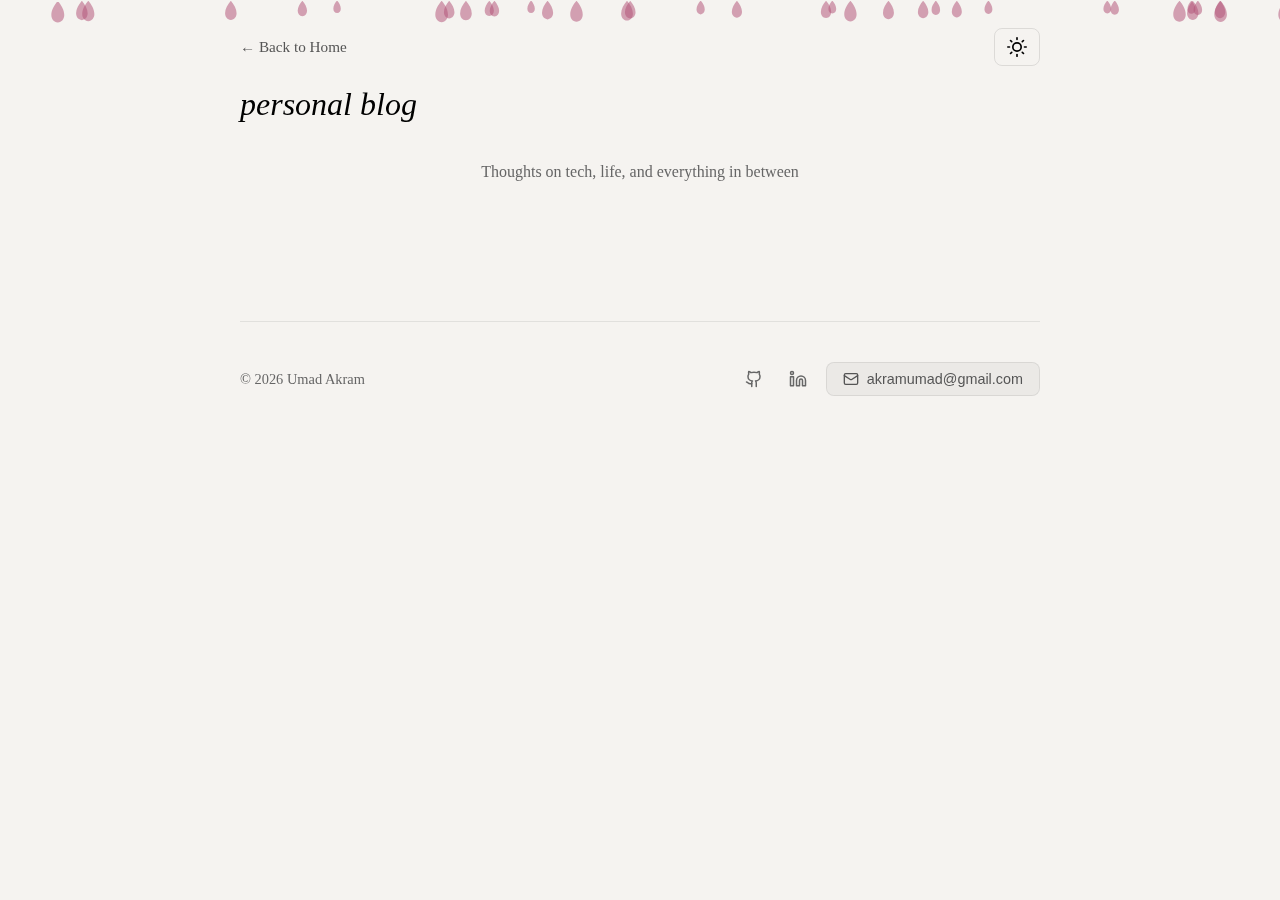
<file: blog.html>
<!DOCTYPE html>
<html lang="en">
    <head>
      <meta charset="UTF-8" />
      <meta name="viewport" content="width=device-width, initial-scale=1.0" />
      <title>Blog | Umad Akram</title>
      <link rel="icon" type="image/png" sizes="32x32" href="favicon.png?v=8" />
      <link rel="icon" type="image/png" sizes="48x48" href="favicon-48.png?v=8" />
      <link rel="icon" href="favicon.ico?v=8" sizes="any" />
      <link rel="shortcut icon" href="favicon.ico?v=8" />
      <link rel="icon" href="favicon.svg?v=8" type="image/svg+xml" />
      <link rel="apple-touch-icon" href="apple-touch-icon.png?v=8" />

      <link rel="stylesheet" href="style.css" />
      <link rel="stylesheet" href="projects.css" />
      <link rel="stylesheet" href="sakura.css" />
      <script src="app.js" defer></script>
      <script src="sakura.js" defer></script>
    </head>
    <body>
      <div class="page">
        <header>
          <div class="header-left">
            <a href="index.html" class="nav-link">← Back to Home</a>
          </div>
          <div class="header-right">
            <button id="theme-toggle" class="theme-toggle" onclick="toggleTheme()" aria-label="Toggle dark mode">
              <svg class="sun-icon" xmlns="http://www.w3.org/2000/svg" width="20" height="20" viewBox="0 0 24 24" fill="none" stroke="currentColor" stroke-width="2" stroke-linecap="round" stroke-linejoin="round">
                <circle cx="12" cy="12" r="5"/>
                <line x1="12" y1="1" x2="12" y2="3"/>
                <line x1="12" y1="21" x2="12" y2="23"/>
                <line x1="4.22" y1="4.22" x2="5.64" y2="5.64"/>
                <line x1="18.36" y1="18.36" x2="19.78" y2="19.78"/>
                <line x1="1" y1="12" x2="3" y2="12"/>
                <line x1="21" y1="12" x2="23" y2="12"/>
                <line x1="4.22" y1="19.78" x2="5.64" y2="18.36"/>
                <line x1="18.36" y1="5.64" x2="19.78" y2="4.22"/>
              </svg>
              <svg class="moon-icon" xmlns="http://www.w3.org/2000/svg" width="20" height="20" viewBox="0 0 24 24" fill="none" stroke="currentColor" stroke-width="2" stroke-linecap="round" stroke-linejoin="round">
                <path d="M21 12.79A9 9 0 1 1 11.21 3 7 7 0 0 0 21 12.79z"/>
              </svg>
            </button>
          </div>
        </header>

        <h1 class="page-title">personal blog</h1>
        <p style="text-align: center; color: #666; margin-bottom: 60px;">
          Thoughts on tech, life, and everything in between
        </p>

        <div class="blog-posts-container">
          <!-- Blog posts will be added here manually -->
          <!-- To add a new post, use this format:
          
          <article class="blog-post">
            <div class="blog-post-header">
              <h2 class="blog-post-title">Post Title</h2>
              <span class="blog-post-date">January 16, 2026</span>
            </div>
            <div class="blog-post-content">
              <p>Your blog post content here...</p>
            </div>
          </article>
          
          -->
        </div>

        <footer>
          <div class="footer-content">
            <p class="footer-text">© 2026 Umad Akram</p>
            <div class="footer-links">
              <a href="https://github.com/AkramUmad572" target="_blank" class="footer-social" aria-label="GitHub">
                <svg xmlns="http://www.w3.org/2000/svg" width="18" height="18" viewBox="0 0 24 24" fill="none" stroke="currentColor" stroke-width="2" stroke-linecap="round" stroke-linejoin="round">
                  <path d="M15 22v-4a4.8 4.8 0 0 0-1-3.5c3 0 6-2 6-5.5.08-1.25-.27-2.48-1-3.5.28-1.15.28-2.35 0-3.5 0 0-1 0-3 1.5-2.64-.5-5.36-.5-8 0C6 2 5 2 5 2c-.3 1.15-.3 2.35 0 3.5A5.403 5.403 0 0 0 4 9c0 3.5 3 5.5 6 5.5-.39.49-.68 1.05-.85 1.65-.17.6-.22 1.23-.15 1.85v4"/>
                  <path d="M9 18c-4.51 2-5-2-7-2"/>
                </svg>
              </a>
              <a href="https://www.linkedin.com/in/umad-akram-143573291/" target="_blank" class="footer-social" aria-label="LinkedIn">
                <svg xmlns="http://www.w3.org/2000/svg" width="18" height="18" viewBox="0 0 24 24" fill="none" stroke="currentColor" stroke-width="2" stroke-linecap="round" stroke-linejoin="round">
                  <path d="M16 8a6 6 0 0 1 6 6v7h-4v-7a2 2 0 0 0-2-2 2 2 0 0 0-2 2v7h-4v-7a6 6 0 0 1 6-6z"/>
                  <rect width="4" height="12" x="2" y="9"/>
                  <circle cx="4" cy="4" r="2"/>
                </svg>
              </a>
              <button class="footer-email" onclick="copyemail()">
                <svg xmlns="http://www.w3.org/2000/svg" width="16" height="16" viewBox="0 0 24 24" fill="none" stroke="currentColor" stroke-width="2" stroke-linecap="round" stroke-linejoin="round">
                  <rect x="2" y="4" width="20" height="16" rx="2"/>
                  <path d="m22 7-8.97 5.7a1.94 1.94 0 0 1-2.06 0L2 7"/>
                </svg>
                akramumad@gmail.com
                <span class="copied">Copied!</span>
              </button>
            </div>
          </div>
        </footer>
      </div>
    </body>
</html>
</file>
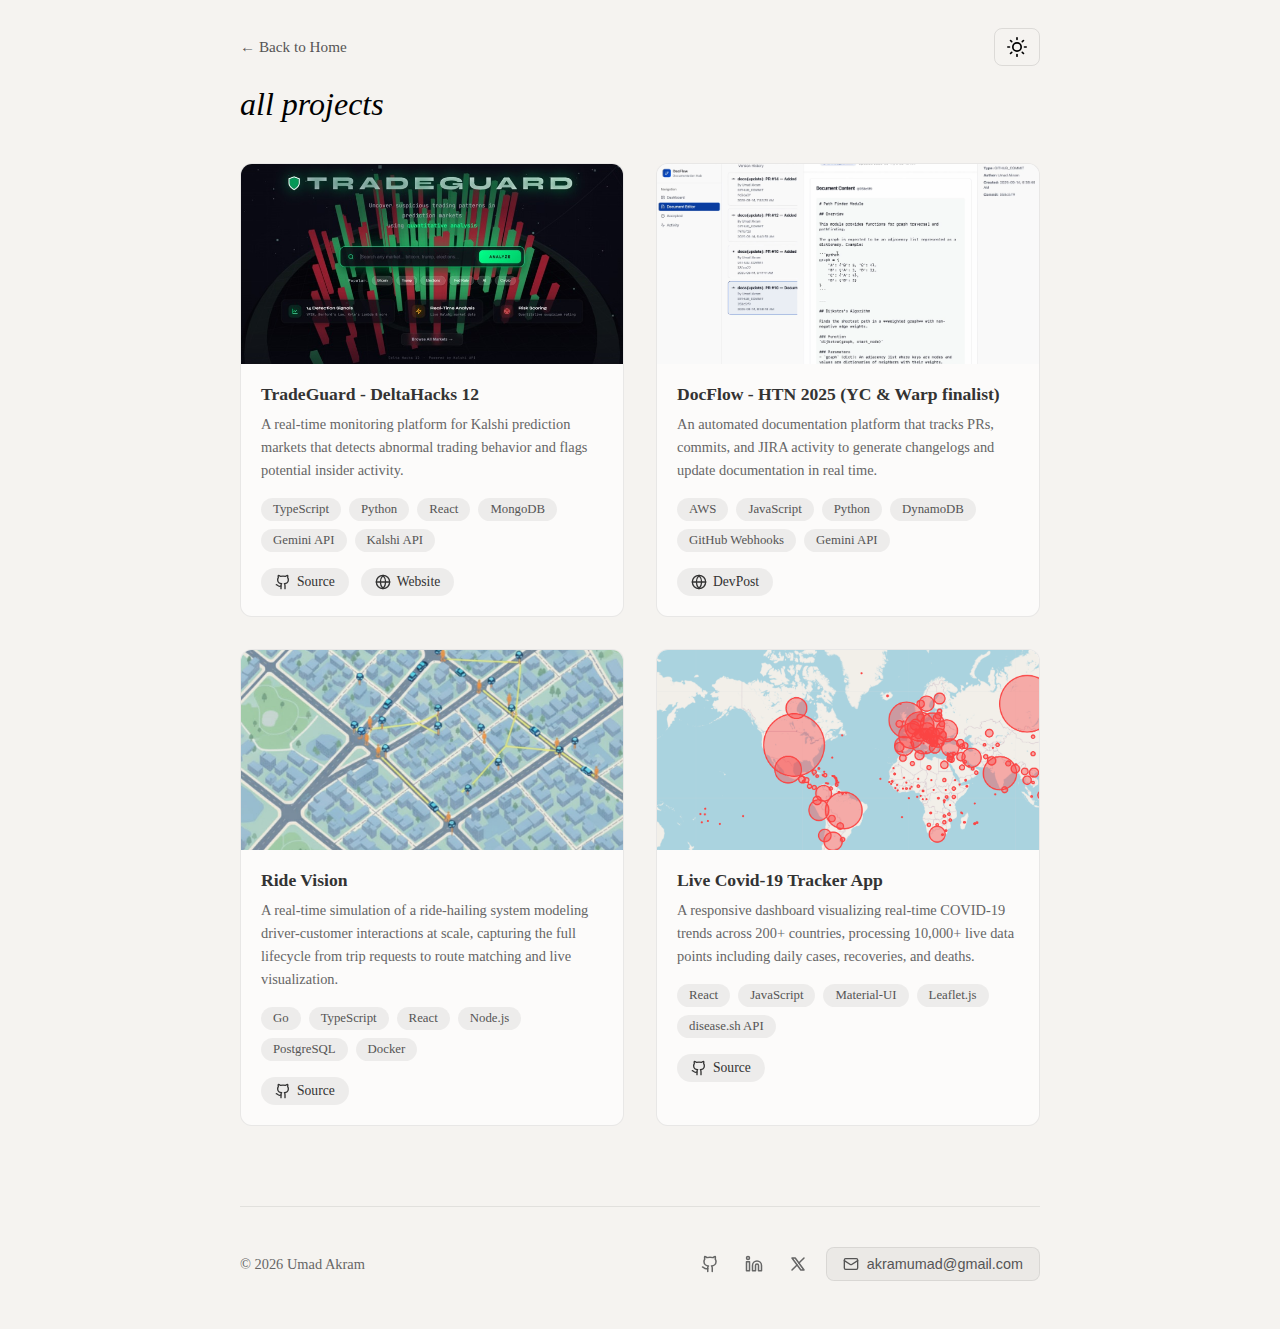
<file: projects.html>
<!doctype html>
<html lang="en">
  <head>
    <meta charset="UTF-8" />
    <meta name="viewport" content="width=device-width, initial-scale=1.0" />
    <title>All Projects | Umad Akram</title>

    <link rel="stylesheet" href="style.css" />
    <link rel="stylesheet" href="projects.css" />
    <script src="app.js" defer></script>
  </head>
  <body>
    <div class="page">
      <header>
        <div class="header-left">
          <a href="index.html" class="nav-link">← Back to Home</a>
        </div>
        <div class="header-right">
          <button
            id="theme-toggle"
            class="theme-toggle"
            onclick="toggleTheme()"
            aria-label="Toggle dark mode"
          >
            <svg
              class="sun-icon"
              xmlns="http://www.w3.org/2000/svg"
              width="20"
              height="20"
              viewBox="0 0 24 24"
              fill="none"
              stroke="currentColor"
              stroke-width="2"
              stroke-linecap="round"
              stroke-linejoin="round"
            >
              <circle cx="12" cy="12" r="5" />
              <line x1="12" y1="1" x2="12" y2="3" />
              <line x1="12" y1="21" x2="12" y2="23" />
              <line x1="4.22" y1="4.22" x2="5.64" y2="5.64" />
              <line x1="18.36" y1="18.36" x2="19.78" y2="19.78" />
              <line x1="1" y1="12" x2="3" y2="12" />
              <line x1="21" y1="12" x2="23" y2="12" />
              <line x1="4.22" y1="19.78" x2="5.64" y2="18.36" />
              <line x1="18.36" y1="5.64" x2="19.78" y2="4.22" />
            </svg>
            <svg
              class="moon-icon"
              xmlns="http://www.w3.org/2000/svg"
              width="20"
              height="20"
              viewBox="0 0 24 24"
              fill="none"
              stroke="currentColor"
              stroke-width="2"
              stroke-linecap="round"
              stroke-linejoin="round"
            >
              <path d="M21 12.79A9 9 0 1 1 11.21 3 7 7 0 0 0 21 12.79z" />
            </svg>
          </button>
        </div>
      </header>

      <h1 class="page-title">All Projects</h1>

      <div class="all-projects-grid">
        <div class="project-card">
          <img
            class="project-image"
            src="/Images/projects/tradeguard_gallery.jpg"
            alt="TradeGuard project"
          />
          <div class="project-info">
            <h3 class="project-title">TradeGuard - DeltaHacks 12</h3>
            <p class="project-description">
              A real-time monitoring platform for Kalshi prediction markets that
              detects abnormal trading behavior and flags potential insider
              activity.
            </p>
            <div class="project-tags">
              <span class="tech-tag">TypeScript</span>
              <span class="tech-tag">Python</span>
              <span class="tech-tag">React</span>
              <span class="tech-tag">MongoDB</span>
              <span class="tech-tag">Gemini API</span>
              <span class="tech-tag">Kalshi API</span>
            </div>
            <div class="project-links">
              <a
                href="https://github.com/AkramUmad572/TradeGuard"
                target="_blank"
                class="project-link"
              >
                <svg
                  xmlns="http://www.w3.org/2000/svg"
                  width="16"
                  height="16"
                  viewBox="0 0 24 24"
                  fill="none"
                  stroke="currentColor"
                  stroke-width="2"
                  stroke-linecap="round"
                  stroke-linejoin="round"
                >
                  <path
                    d="M15 22v-4a4.8 4.8 0 0 0-1-3.5c3 0 6-2 6-5.5.08-1.25-.27-2.48-1-3.5.28-1.15.28-2.35 0-3.5 0 0-1 0-3 1.5-2.64-.5-5.36-.5-8 0C6 2 5 2 5 2c-.3 1.15-.3 2.35 0 3.5A5.403 5.403 0 0 0 4 9c0 3.5 3 5.5 6 5.5-.39.49-.68 1.05-.85 1.65-.17.6-.22 1.23-.15 1.85v4"
                  />
                  <path d="M9 18c-4.51 2-5-2-7-2" />
                </svg>
                Source
              </a>
              <a
                href="https://trade-guard-ten.vercel.app/"
                target="_blank"
                class="project-link"
              >
                <svg
                  xmlns="http://www.w3.org/2000/svg"
                  width="16"
                  height="16"
                  viewBox="0 0 24 24"
                  fill="none"
                  stroke="currentColor"
                  stroke-width="2"
                  stroke-linecap="round"
                  stroke-linejoin="round"
                >
                  <circle cx="12" cy="12" r="10" />
                  <path
                    d="M2 12h20M12 2a15.3 15.3 0 0 1 4 10 15.3 15.3 0 0 1-4 10 15.3 15.3 0 0 1-4-10 15.3 15.3 0 0 1 4-10z"
                  />
                </svg>
                Website
              </a>
            </div>
          </div>
        </div>

        <div class="project-card">
          <img
            class="project-image"
            src="/Images/projects/DocFlow_Gallery.png"
            alt="DocFlow project"
          />
          <div class="project-info">
            <h3 class="project-title">
              DocFlow - HTN 2025 (YC & Warp finalist)
            </h3>
            <p class="project-description">
              An automated documentation platform that tracks PRs, commits, and
              JIRA activity to generate changelogs and update documentation in
              real time.
            </p>
            <div class="project-tags">
              <span class="tech-tag">AWS</span>
              <span class="tech-tag">JavaScript</span>
              <span class="tech-tag">Python</span>
              <span class="tech-tag">DynamoDB</span>
              <span class="tech-tag">GitHub Webhooks</span>
              <span class="tech-tag">Gemini API</span>
            </div>
            <div class="project-links">
              <a
                href="https://devpost.com/software/docflow-2qinhd#updates"
                target="_blank"
                class="project-link"
              >
                <svg
                  xmlns="http://www.w3.org/2000/svg"
                  width="16"
                  height="16"
                  viewBox="0 0 24 24"
                  fill="none"
                  stroke="currentColor"
                  stroke-width="2"
                  stroke-linecap="round"
                  stroke-linejoin="round"
                >
                  <circle cx="12" cy="12" r="10" />
                  <path
                    d="M2 12h20M12 2a15.3 15.3 0 0 1 4 10 15.3 15.3 0 0 1-4 10 15.3 15.3 0 0 1-4-10 15.3 15.3 0 0 1 4-10z"
                  />
                </svg>
                DevPost
              </a>
            </div>
          </div>
        </div>

        <div class="project-card">
          <img
            class="project-image"
            src="/Images/projects/ridevision_gallery.jpg"
            alt="Ride Vision project"
          />
          <div class="project-info">
            <h3 class="project-title">Ride Vision</h3>
            <p class="project-description">
              A real-time simulation of a ride-hailing system modeling
              driver-customer interactions at scale, capturing the full
              lifecycle from trip requests to route matching and live
              visualization.
            </p>
            <div class="project-tags">
              <span class="tech-tag">Go</span>
              <span class="tech-tag">TypeScript</span>
              <span class="tech-tag">React</span>
              <span class="tech-tag">Node.js</span>
              <span class="tech-tag">PostgreSQL</span>
              <span class="tech-tag">Docker</span>
            </div>
            <div class="project-links">
              <a
                href="https://github.com/AkramUmad572/Ride-Vision"
                target="_blank"
                class="project-link"
              >
                <svg
                  xmlns="http://www.w3.org/2000/svg"
                  width="16"
                  height="16"
                  viewBox="0 0 24 24"
                  fill="none"
                  stroke="currentColor"
                  stroke-width="2"
                  stroke-linecap="round"
                  stroke-linejoin="round"
                >
                  <path
                    d="M15 22v-4a4.8 4.8 0 0 0-1-3.5c3 0 6-2 6-5.5.08-1.25-.27-2.48-1-3.5.28-1.15.28-2.35 0-3.5 0 0-1 0-3 1.5-2.64-.5-5.36-.5-8 0C6 2 5 2 5 2c-.3 1.15-.3 2.35 0 3.5A5.403 5.403 0 0 0 4 9c0 3.5 3 5.5 6 5.5-.39.49-.68 1.05-.85 1.65-.17.6-.22 1.23-.15 1.85v4"
                  />
                  <path d="M9 18c-4.51 2-5-2-7-2" />
                </svg>
                Source
              </a>
            </div>
          </div>
        </div>

        <div class="project-card">
          <img
            class="project-image"
            src="/Images/projects/covid19_gallery.png"
            alt="Live Covid19 Tracker project"
          />
          <div class="project-info">
            <h3 class="project-title">Live Covid-19 Tracker App</h3>
            <p class="project-description">
              A responsive dashboard visualizing real-time COVID-19 trends
              across 200+ countries, processing 10,000+ live data points
              including daily cases, recoveries, and deaths.
            </p>
            <div class="project-tags">
              <span class="tech-tag">React</span>
              <span class="tech-tag">JavaScript</span>
              <span class="tech-tag">Material-UI</span>
              <span class="tech-tag">Leaflet.js</span>
              <span class="tech-tag">disease.sh API</span>
            </div>
            <div class="project-links">
              <a
                href="https://github.com/AkramUmad572/Live-Covid19-Tracker"
                target="_blank"
                class="project-link"
              >
                <svg
                  xmlns="http://www.w3.org/2000/svg"
                  width="16"
                  height="16"
                  viewBox="0 0 24 24"
                  fill="none"
                  stroke="currentColor"
                  stroke-width="2"
                  stroke-linecap="round"
                  stroke-linejoin="round"
                >
                  <path
                    d="M15 22v-4a4.8 4.8 0 0 0-1-3.5c3 0 6-2 6-5.5.08-1.25-.27-2.48-1-3.5.28-1.15.28-2.35 0-3.5 0 0-1 0-3 1.5-2.64-.5-5.36-.5-8 0C6 2 5 2 5 2c-.3 1.15-.3 2.35 0 3.5A5.403 5.403 0 0 0 4 9c0 3.5 3 5.5 6 5.5-.39.49-.68 1.05-.85 1.65-.17.6-.22 1.23-.15 1.85v4"
                  />
                  <path d="M9 18c-4.51 2-5-2-7-2" />
                </svg>
                Source
              </a>
            </div>
          </div>
        </div>
      </div>

      <footer>
        <div class="footer-content">
          <p class="footer-text">© 2026 Umad Akram</p>
          <div class="footer-links">
            <a
              href="https://github.com/AkramUmad572"
              target="_blank"
              class="footer-social"
              aria-label="GitHub"
            >
              <svg
                xmlns="http://www.w3.org/2000/svg"
                width="18"
                height="18"
                viewBox="0 0 24 24"
                fill="none"
                stroke="currentColor"
                stroke-width="2"
                stroke-linecap="round"
                stroke-linejoin="round"
              >
                <path
                  d="M15 22v-4a4.8 4.8 0 0 0-1-3.5c3 0 6-2 6-5.5.08-1.25-.27-2.48-1-3.5.28-1.15.28-2.35 0-3.5 0 0-1 0-3 1.5-2.64-.5-5.36-.5-8 0C6 2 5 2 5 2c-.3 1.15-.3 2.35 0 3.5A5.403 5.403 0 0 0 4 9c0 3.5 3 5.5 6 5.5-.39.49-.68 1.05-.85 1.65-.17.6-.22 1.23-.15 1.85v4"
                />
                <path d="M9 18c-4.51 2-5-2-7-2" />
              </svg>
            </a>
            <a
              href="https://www.linkedin.com/in/umad-akram-143573291/"
              target="_blank"
              class="footer-social"
              aria-label="LinkedIn"
            >
              <svg
                xmlns="http://www.w3.org/2000/svg"
                width="18"
                height="18"
                viewBox="0 0 24 24"
                fill="none"
                stroke="currentColor"
                stroke-width="2"
                stroke-linecap="round"
                stroke-linejoin="round"
              >
                <path
                  d="M16 8a6 6 0 0 1 6 6v7h-4v-7a2 2 0 0 0-2-2 2 2 0 0 0-2 2v7h-4v-7a6 6 0 0 1 6-6z"
                />
                <rect width="4" height="12" x="2" y="9" />
                <circle cx="4" cy="4" r="2" />
              </svg>
            </a>
            <a
              href="https://x.com/umad_akram"
              target="_blank"
              class="footer-social"
              aria-label="X/Twitter"
            >
              <svg
                xmlns="http://www.w3.org/2000/svg"
                width="18"
                height="18"
                viewBox="0 0 24 24"
                fill="none"
                stroke="currentColor"
                stroke-width="2"
                stroke-linecap="round"
                stroke-linejoin="round"
              >
                <path d="M4 4l11.733 16h4.267l-11.733-16z" />
                <path d="M4 20l6.768-6.768m2.46-2.46L20 4" />
              </svg>
            </a>
            <button class="footer-email" onclick="copyemail()">
              <svg
                xmlns="http://www.w3.org/2000/svg"
                width="16"
                height="16"
                viewBox="0 0 24 24"
                fill="none"
                stroke="currentColor"
                stroke-width="2"
                stroke-linecap="round"
                stroke-linejoin="round"
              >
                <rect x="2" y="4" width="20" height="16" rx="2" />
                <path d="m22 7-8.97 5.7a1.94 1.94 0 0 1-2.06 0L2 7" />
              </svg>
              akramumad@gmail.com
              <span class="copied">Copied!</span>
            </button>
          </div>
        </div>
      </footer>
    </div>
  </body>
</html>
</file>
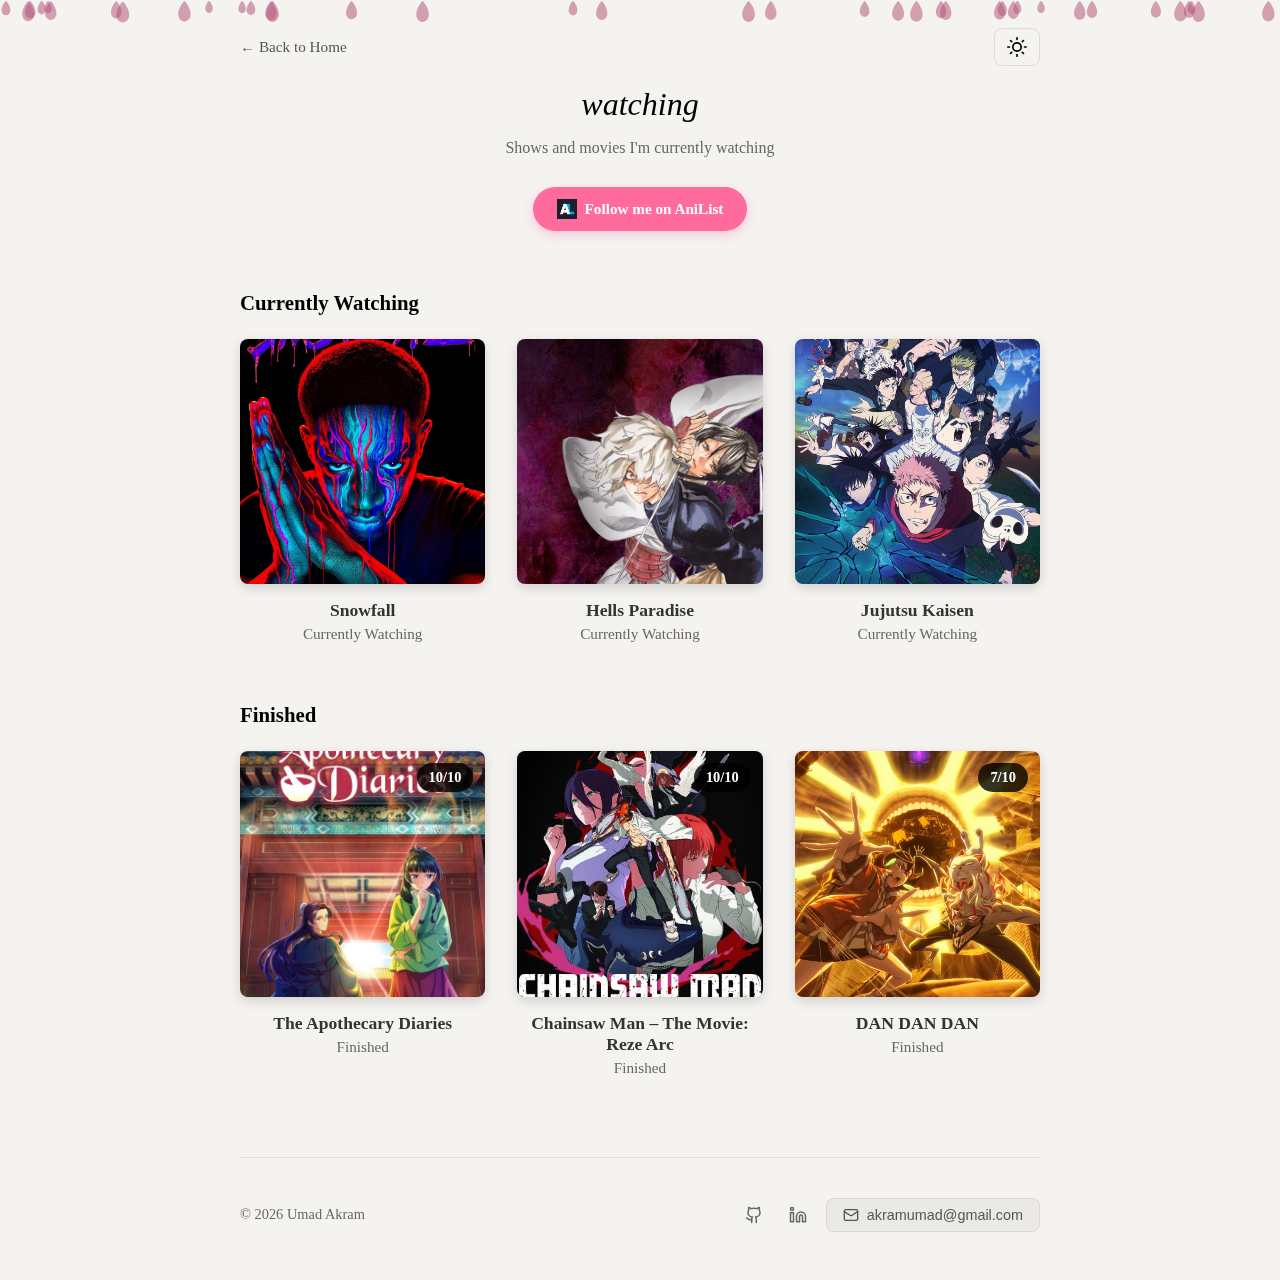
<file: watching.html>
<!doctype html>
<html lang="en">
  <head>
    <meta charset="UTF-8" />
    <meta name="viewport" content="width=device-width, initial-scale=1.0" />
    <title>Watching | Umad Akram</title>

    <link rel="stylesheet" href="style.css" />
    <link rel="stylesheet" href="music-style.css" />
    <link rel="stylesheet" href="sakura.css" />
    <script src="app.js" defer></script>
    <script src="sakura.js" defer></script>
  </head>
  <body>
    <div class="page">
      <header>
        <div class="header-left">
          <a href="index.html" class="nav-link">← Back to Home</a>
        </div>
        <div class="header-right">
          <button
            id="theme-toggle"
            class="theme-toggle"
            onclick="toggleTheme()"
            aria-label="Toggle dark mode"
          >
            <svg
              class="sun-icon"
              xmlns="http://www.w3.org/2000/svg"
              width="20"
              height="20"
              viewBox="0 0 24 24"
              fill="none"
              stroke="currentColor"
              stroke-width="2"
              stroke-linecap="round"
              stroke-linejoin="round"
            >
              <circle cx="12" cy="12" r="5" />
              <line x1="12" y1="1" x2="12" y2="3" />
              <line x1="12" y1="21" x2="12" y2="23" />
              <line x1="4.22" y1="4.22" x2="5.64" y2="5.64" />
              <line x1="18.36" y1="18.36" x2="19.78" y2="19.78" />
              <line x1="1" y1="12" x2="3" y2="12" />
              <line x1="21" y1="12" x2="23" y2="12" />
              <line x1="4.22" y1="19.78" x2="5.64" y2="18.36" />
              <line x1="18.36" y1="5.64" x2="19.78" y2="4.22" />
            </svg>
            <svg
              class="moon-icon"
              xmlns="http://www.w3.org/2000/svg"
              width="20"
              height="20"
              viewBox="0 0 24 24"
              fill="none"
              stroke="currentColor"
              stroke-width="2"
              stroke-linecap="round"
              stroke-linejoin="round"
            >
              <path d="M21 12.79A9 9 0 1 1 11.21 3 7 7 0 0 0 21 12.79z" />
            </svg>
          </button>
        </div>
      </header>

      <h1 class="page-title">watching</h1>
      <p style="text-align: center; color: #666; margin-bottom: 30px">
        Shows and movies I'm currently watching
      </p>

      <!-- AniList Profile Link -->
      <div style="text-align: center; margin-bottom: 60px">
        <a
          href="https://anilist.co/user/blicksum/animelist"
          target="_blank"
          class="anilist-profile-link"
        >
          <img
            src="Images/interests/AniList_logo.svg.png"
            alt="AniList"
            class="anilist-button-icon"
          />
          Follow me on AniList
        </a>
      </div>

      <section style="margin-bottom: 60px">
        <h2 style="font-size: 1.3rem; margin-bottom: 24px">
          Currently Watching
        </h2>
        <div class="albums-grid">
          <div class="album-card">
            <div class="album-cover-container">
              <img
                src="Images/interests/snowfall.jpg"
                alt="Snowfall"
                class="album-cover"
              />
            </div>
            <div class="album-info">
              <h3 class="album-artist">Snowfall</h3>
              <p class="album-title">Currently Watching</p>
            </div>
          </div>
          <div class="album-card">
            <div class="album-cover-container">
              <img
                src="Images\interests\hells_paradise.jpg"
                alt="Hells Paradise"
                class="album-cover"
              />
            </div>
            <div class="album-info">
              <h3 class="album-artist">Hells Paradise</h3>
              <p class="album-title">Currently Watching</p>
            </div>
          </div>
          <div class="album-card">
            <div class="album-cover-container">
              <img
                src="Images/interests/juju.jpg"
                alt="Chainsaw Man – The Movie: Reze Arc"
                class="album-cover"
              />
            </div>
            <div class="album-info">
              <h3 class="album-artist">Jujutsu Kaisen</h3>
              <p class="album-title">Currently Watching</p>
            </div>
          </div>
        </div>
      </section>

      <section style="margin-bottom: 60px">
        <h2 style="font-size: 1.3rem; margin-bottom: 24px">Finished</h2>
        <div class="albums-grid">
          <div class="album-card">
            <div class="album-cover-container">
              <img
                src="Images/interests/apothecary.jpg"
                alt="The Apothecary Diaries"
                class="album-cover"
              />
              <div class="album-rating-badge">10/10</div>
            </div>
            <div class="album-info">
              <h3 class="album-artist">The Apothecary Diaries</h3>
              <p class="album-title">Finished</p>
            </div>
          </div>
          <!-- Chainsaw Man-->
          <div class="album-card">
            <div class="album-cover-container">
              <img
                src="Images/interests/38020_768_1024.jpg"
                alt="The Apothecary Diaries"
                class="album-cover"
              />
              <div class="album-rating-badge">10/10</div>
            </div>
            <div class="album-info">
              <h3 class="album-artist">Chainsaw Man – The Movie: Reze Arc</h3>
              <p class="album-title">Finished</p>
            </div>
          </div>
          <!-- DANDANDAN-->
          <div class="album-card">
            <div class="album-cover-container">
              <img
                src="Images/interests/dandandan.jpg"
                alt="The Apothecary Diaries"
                class="album-cover"
              />
              <div class="album-rating-badge">7/10</div>
            </div>
            <div class="album-info">
              <h3 class="album-artist">DAN DAN DAN</h3>
              <p class="album-title">Finished</p>
            </div>
          </div>
        </div>
      </section>

      <footer>
        <div class="footer-content">
          <p class="footer-text">© 2026 Umad Akram</p>
          <div class="footer-links">
            <a
              href="https://github.com/AkramUmad572"
              target="_blank"
              class="footer-social"
              aria-label="GitHub"
            >
              <svg
                xmlns="http://www.w3.org/2000/svg"
                width="18"
                height="18"
                viewBox="0 0 24 24"
                fill="none"
                stroke="currentColor"
                stroke-width="2"
                stroke-linecap="round"
                stroke-linejoin="round"
              >
                <path
                  d="M15 22v-4a4.8 4.8 0 0 0-1-3.5c3 0 6-2 6-5.5.08-1.25-.27-2.48-1-3.5.28-1.15.28-2.35 0-3.5 0 0-1 0-3 1.5-2.64-.5-5.36-.5-8 0C6 2 5 2 5 2c-.3 1.15-.3 2.35 0 3.5A5.403 5.403 0 0 0 4 9c0 3.5 3 5.5 6 5.5-.39.49-.68 1.05-.85 1.65-.17.6-.22 1.23-.15 1.85v4"
                />
                <path d="M9 18c-4.51 2-5-2-7-2" />
              </svg>
            </a>
            <a
              href="https://www.linkedin.com/in/umad-akram-143573291/"
              target="_blank"
              class="footer-social"
              aria-label="LinkedIn"
            >
              <svg
                xmlns="http://www.w3.org/2000/svg"
                width="18"
                height="18"
                viewBox="0 0 24 24"
                fill="none"
                stroke="currentColor"
                stroke-width="2"
                stroke-linecap="round"
                stroke-linejoin="round"
              >
                <path
                  d="M16 8a6 6 0 0 1 6 6v7h-4v-7a2 2 0 0 0-2-2 2 2 0 0 0-2 2v7h-4v-7a6 6 0 0 1 6-6z"
                />
                <rect width="4" height="12" x="2" y="9" />
                <circle cx="4" cy="4" r="2" />
              </svg>
            </a>
            <button class="footer-email" onclick="copyemail()">
              <svg
                xmlns="http://www.w3.org/2000/svg"
                width="16"
                height="16"
                viewBox="0 0 24 24"
                fill="none"
                stroke="currentColor"
                stroke-width="2"
                stroke-linecap="round"
                stroke-linejoin="round"
              >
                <rect x="2" y="4" width="20" height="16" rx="2" />
                <path d="m22 7-8.97 5.7a1.94 1.94 0 0 1-2.06 0L2 7" />
              </svg>
              akramumad@gmail.com
              <span class="copied">Copied!</span>
            </button>
          </div>
        </div>
      </footer>
    </div>
  </body>
</html>
</file>
<file: style.css>
.page {
    max-width: 800px;
    margin: 0 auto
}

body {
    background-color: #f5f3f0;
    transition: background-color 0.3s ease, color 0.3s ease;
}

body[data-theme="dark"] {
    background-color: #1a1a1a;
    color: #e0e0e0;
}

body[data-theme="dark"] h1,
body[data-theme="dark"] h2,
body[data-theme="dark"] h3,
body[data-theme="dark"] .Experience-title {
    color: #f0f0f0;
}

body[data-theme="dark"] p,
body[data-theme="dark"] .intro,
body[data-theme="dark"] .Experience-date,
body[data-theme="dark"] .Experience-description {
    color: #b0b0b0;
}

body[data-theme="dark"] a {
    color: #d0d0d0;
}

body[data-theme="dark"] .Experience-Row,
body[data-theme="dark"] .project-card {
    background-color: #2a2a2a;
    border-color: rgba(255, 255, 255, 0.1);
}

body[data-theme="dark"] .experience-block {
    background-color: #2a2a2a;
    border-color: rgba(255, 255, 255, 0.1);
}

body[data-theme="dark"] .tech-tag,
body[data-theme="dark"] .project-link {
    background-color: rgba(255, 255, 255, 0.08);
    color: #d0d0d0;
}

body[data-theme="dark"] .view-all-link {
    background-color: #2a2a2a;
    border-color: rgba(255, 255, 255, 0.15);
    color: #d0d0d0;
}

body[data-theme="dark"] .Resume {
    border-color: #f0f0f0;
    color: #f0f0f0;
}

body[data-theme="dark"] .company-logo,
body[data-theme="dark"] .education-logo {
    background-color: rgba(255, 255, 255, 0.06);
    color: #f0f0f0;
}

header {
    display: flex;
    justify-content: space-between;
    align-items: center;
    padding: 20px 0;
}

.header-left,
.header-right {
    display: flex;
    align-items: center;
    gap: 12px;
}

.nav-link {
    color: #333;
    text-decoration: none;
    font-weight: 500;
    font-size: 0.95rem;
    transition: all 0.2s ease;
}

.nav-link:hover {
    color: #000;
}

body[data-theme="dark"] .nav-link {
    color: #d0d0d0;
}

body[data-theme="dark"] .nav-link:hover {
    color: #fff;
}

.header-social {
    display: flex;
    align-items: center;
    justify-content: center;
    width: 36px;
    height: 36px;
    border-radius: 8px;
    color: #333;
    transition: all 0.2s ease;
    text-decoration: none;
}

.header-social:hover {
    background-color: rgba(0, 0, 0, 0.05);
    transform: translateY(-2px);
}

body[data-theme="dark"] .header-social {
    color: #d0d0d0;
}

body[data-theme="dark"] .header-social:hover {
    background-color: rgba(255, 255, 255, 0.1);
}

.header-email {
    display: flex;
    align-items: center;
    justify-content: center;
    width: 36px;
    height: 36px;
    border-radius: 8px;
    background: none;
    border: none;
    color: #333;
    cursor: pointer;
    transition: all 0.2s ease;
    position: relative;
}

.header-email:hover {
    background-color: rgba(0, 0, 0, 0.05);
    transform: translateY(-2px);
}

body[data-theme="dark"] .header-email {
    color: #d0d0d0;
}

body[data-theme="dark"] .header-email:hover {
    background-color: rgba(255, 255, 255, 0.1);
}

.header-email .copied {
    position: absolute;
    top: -35px;
    left: 50%;
    transform: translateX(-50%);
    background-color: rgba(33, 32, 32, 0.95);
    color: #fff;
    padding: 6px 12px;
    border-radius: 6px;
    font-size: 0.8rem;
    opacity: 0;
    transition: opacity 0.2s ease;
    white-space: nowrap;
    pointer-events: none;
}

.header-resume {
    display: flex;
    align-items: center;
    gap: 6px;
    padding: 8px 16px;
    background-color: #333;
    color: #fff;
    border-radius: 8px;
    text-decoration: none;
    font-weight: 600;
    font-size: 0.9rem;
    transition: all 0.2s ease;
}

.header-resume:hover {
    background-color: #000;
    transform: translateY(-2px);
}

body[data-theme="dark"] .header-resume {
    background-color: #f0f0f0;
    color: #1a1a1a;
}

body[data-theme="dark"] .header-resume:hover {
    background-color: #fff;
}

.theme-toggle {
    background: none;
    border: 1px solid rgba(0, 0, 0, 0.1);
    border-radius: 8px;
    padding: 8px 12px;
    cursor: pointer;
    display: flex;
    align-items: center;
    transition: all 0.3s ease;
}

body[data-theme="dark"] .theme-toggle {
    border-color: rgba(255, 255, 255, 0.2);
}

.theme-toggle:hover {
    background-color: rgba(0, 0, 0, 0.04);
}

body[data-theme="dark"] .theme-toggle:hover {
    background-color: rgba(255, 255, 255, 0.1);
}

.sun-icon {
    display: block;
}

.moon-icon {
    display: none;
}

body[data-theme="dark"] .sun-icon {
    display: none;
}

body[data-theme="dark"] .moon-icon {
    display: block;
}

/* Hero Section */
.hero-section {
    margin-bottom: 60px;
}

.hero-background {
    width: 100%;
    height: 250px;
    object-fit: cover;
    border-radius: 16px;
    margin-bottom: 24px;
}

.profile-section {
    display: flex;
    align-items: flex-start;
    gap: 32px;
}

.profile-info {
    flex: 1;
}

.profile-info h1 {
    margin: 0 0 16px 0;
    font-size: 2.5rem;
    font-weight: 600;
}

.profile-info .intro {
    margin: 0;
    font-size: 1rem;
    line-height: 1.6;
    color: #555;
}

.profile-info .intro a {
    color: #667eea;
    text-decoration: none;
    font-weight: 500;
    border-bottom: 2px solid #667eea;
    transition: all 0.2s ease;
}

.profile-info .intro a:hover {
    color: #5568d3;
    border-bottom-color: #5568d3;
    background-color: rgba(102, 126, 234, 0.05);
    padding: 2px 4px;
    margin: -2px -4px;
    border-radius: 3px;
}

body[data-theme="dark"] .profile-info .intro {
    color: #b0b0b0;
}

body[data-theme="dark"] .profile-info .intro a {
    color: #8b9aff;
    border-bottom-color: #8b9aff;
}

body[data-theme="dark"] .profile-info .intro a:hover {
    color: #a5b3ff;
    border-bottom-color: #a5b3ff;
    background-color: rgba(139, 154, 255, 0.1);
}

@media (max-width: 768px) {
    .profile-section {
        flex-direction: column;
        align-items: center;
        text-align: center;
    }

    .hero-background {
        height: 180px;
    }
}

.pfp {
    width: 180px;
    height: 180px;
    border-radius: 50%;
    object-fit: cover;
    flex-shrink: 0;
    border: 4px solid #fff;
    box-shadow: 0 4px 12px rgba(0, 0, 0, 0.1);
}

body[data-theme="dark"] .pfp {
    border-color: #2a2a2a;
}

h2 {
    text-align: left;
}

.footer-email .copied {
    position: absolute;
    top: -35px;
    left: 50%;
    transform: translateX(-50%);
    background-color: rgba(33, 32, 32, 0.95);
    color: #fff;
    padding: 6px 12px;
    border-radius: 6px;
    font-size: 0.8rem;
    opacity: 0;
    transition: opacity 0.2s ease;
    white-space: nowrap;
    pointer-events: none;
}

.DocFlow {
    width: 200px;
    height: 200px;
    text-align: center;
}

footer {
    margin-top: 80px;
    padding: 40px 0;
    border-top: 1px solid rgba(0, 0, 0, 0.08);
}

body[data-theme="dark"] footer {
    border-top-color: rgba(255, 255, 255, 0.1);
}

.footer-content {
    display: flex;
    justify-content: space-between;
    align-items: center;
    flex-wrap: wrap;
    gap: 24px;
}

.footer-links {
    display: flex;
    align-items: center;
    gap: 12px;
}

.footer-social {
    display: flex;
    align-items: center;
    justify-content: center;
    width: 32px;
    height: 32px;
    border-radius: 6px;
    color: #666;
    transition: all 0.2s ease;
    text-decoration: none;
}

.footer-social:hover {
    background-color: rgba(0, 0, 0, 0.05);
    color: #333;
}

body[data-theme="dark"] .footer-social {
    color: #999;
}

body[data-theme="dark"] .footer-social:hover {
    background-color: rgba(255, 255, 255, 0.08);
    color: #d0d0d0;
}

.footer-text {
    margin: 0;
    color: #666;
    font-size: 0.9rem;
}

body[data-theme="dark"] .footer-text {
    color: #999;
}

.footer-email {
    display: inline-flex;
    align-items: center;
    gap: 8px;
    padding: 8px 16px;
    background-color: rgba(0, 0, 0, 0.04);
    border: 1px solid rgba(0, 0, 0, 0.08);
    border-radius: 8px;
    color: #555;
    font-size: 0.9rem;
    cursor: pointer;
    transition: all 0.2s ease;
    position: relative;
}

.footer-email:hover {
    background-color: rgba(0, 0, 0, 0.06);
    border-color: rgba(0, 0, 0, 0.12);
}

body[data-theme="dark"] .footer-email {
    background-color: rgba(255, 255, 255, 0.05);
    border-color: rgba(255, 255, 255, 0.1);
    color: #b0b0b0;
}

body[data-theme="dark"] .footer-email:hover {
    background-color: rgba(255, 255, 255, 0.08);
}

@media (max-width: 640px) {
    .footer-content {
        flex-direction: column;
        text-align: center;
    }
}

.experience-education-wrapper {
    display: grid;
    grid-template-columns: 1fr 1.15fr;
    gap: 32px;
    margin: 60px 0;
}

@media (max-width: 768px) {
    .experience-education-wrapper {
        grid-template-columns: 1fr;
    }
}

#Experience,
#Education {
    margin: 0;
}

.experience-block {
    background-color: #fcfbfa;
    border-radius: 12px;
    padding: 28px;
    border: 1px solid rgba(0, 0, 0, 0.08);
}

.experience-list {
    display: flex;
    flex-direction: column;
    gap: 24px;
}

.Experience-Row {
    display: flex;
    align-items: flex-start;
    gap: 20px;
    position: relative;
    padding-bottom: 24px;
    margin-bottom: 24px;
    border-bottom: 1px solid rgba(0, 0, 0, 0.06);
}

.Experience-Row:last-child {
    margin-bottom: 0;
    padding-bottom: 0;
    border-bottom: none;
}

#Education .Experience-Row {
    border-bottom: none;
    padding-bottom: 0;
    margin-bottom: 0;
}

.company-logo-container {
    position: relative;
    z-index: 2;
    flex-shrink: 0;
}

.company-logo {
    width: 72px;
    height: 72px;
    padding: 8px;
    background-color: transparent;
    border-radius: 50%;
    object-fit: contain;
}

.education-logo {
    width: 56px;
    height: 56px;
    padding: 8px;
    background-color: transparent;
    border-radius: 50%;
    display: flex;
    align-items: center;
    justify-content: center;
    font-weight: 600;
    font-size: 1.2rem;
    color: #333;
}

/* Dropdown Section Inside Education Block */
.dropdown-section-inner {
    margin-top: 24px;
    padding-top: 0;
}

.dropdown-toggle {
    width: 100%;
    display: flex;
    justify-content: space-between;
    align-items: center;
    padding: 12px 16px;
    background-color: rgba(0, 0, 0, 0.03);
    border: none;
    border-radius: 8px;
    cursor: pointer;
    font-size: 0.95rem;
    font-family: -apple-system, BlinkMacSystemFont, 'Segoe UI', Roboto, Oxygen, Ubuntu, Cantarell, sans-serif;
    font-weight: 500;
    color: #333;
    transition: all 0.3s ease;
}

body[data-theme="dark"] .dropdown-toggle {
    background-color: rgba(255, 255, 255, 0.05);
    color: #d0d0d0;
}

.dropdown-toggle:hover {
    background-color: rgba(0, 0, 0, 0.05);
}

body[data-theme="dark"] .dropdown-toggle:hover {
    background-color: rgba(255, 255, 255, 0.08);
}

.dropdown-toggle.active {
    background-color: rgba(0, 0, 0, 0.06);
}

body[data-theme="dark"] .dropdown-toggle.active {
    background-color: rgba(255, 255, 255, 0.1);
}

.dropdown-icon {
    transition: transform 0.3s ease;
}

.dropdown-toggle.active .dropdown-icon {
    transform: rotate(180deg);
}

.dropdown-content {
    max-height: 0;
    overflow: hidden;
    transition: max-height 0.3s ease, padding-top 0.3s ease;
}

.dropdown-content.open {
    max-height: 500px;
    padding-top: 20px;
}

.dropdown-content .Experience-Row {
    border-bottom: none;
    margin-bottom: 0;
    padding-bottom: 0;
}

.Experience-content {
    display: flex;
    flex-direction: column;
    gap: 4px;
    flex: 1;
    padding-top: 4px;
}

.Experience-date {
    font-size: 0.9rem;
    color: #777;
    margin: 0;
}

.Experience-title {
    margin: 0;
    font-size: 1.15rem;
    font-weight: 600;
    color: #333;
}

.Experience-role {
    margin: 4px 0 0 0;
    font-size: 1.05rem;
    font-weight: 500;
    color: #555;
}

body[data-theme="dark"] .Experience-role {
    color: #b0b0b0;
}

.Experience-description {
    margin: 8px 0 0 0;
    font-size: 0.95rem;
    color: #666;
    line-height: 1.5;
}

/* Projects Section */
#Projects {
    margin: 60px 0;
}


.section-title {
    font-size: 1.5rem;
    font-weight: 400;
    font-style: italic;
    font-family: Georgia, serif;
    margin: 0 0 12px 0;
    text-transform: lowercase;
    text-align: center;
}


.projects-grid {
    display: grid;
    grid-template-columns: repeat(auto-fit, minmax(300px, 1fr));
    gap: 24px;
}

.project-card {
    background-color: #fcfbfa;
    border: 1px solid rgba(0, 0, 0, 0.08);
    border-radius: 12px;
    overflow: hidden;
    transition: transform 0.2s ease, box-shadow 0.2s ease;
}

.project-card:hover {
    transform: translateY(-2px);
    box-shadow: 0 4px 12px rgba(0, 0, 0, 0.1);
}

.project-image {
    width: 100%;
    height: 200px;
    object-fit: cover;
    display: block;
}

.project-info {
    padding: 20px;
}

.project-title {
    font-size: 1.1rem;
    font-weight: 600;
    margin: 0 0 8px 0;
    color: #333;
}

.project-description {
    font-size: 0.9rem;
    color: #666;
    line-height: 1.6;
    margin: 0 0 16px 0;
}

.project-tags {
    display: flex;
    flex-wrap: wrap;
    gap: 8px;
    margin-bottom: 16px;
}

.tech-tag {
    padding: 4px 12px;
    background-color: rgba(0, 0, 0, 0.06);
    border-radius: 20px;
    font-size: 0.8rem;
    color: #555;
}

.project-links {
    display: flex;
    gap: 12px;
}

.project-link {
    display: inline-flex;
    align-items: center;
    gap: 6px;
    padding: 6px 14px;
    background-color: rgba(0, 0, 0, 0.06);
    border-radius: 20px;
    text-decoration: none;
    color: #333;
    font-size: 0.85rem;
    font-weight: 500;
    transition: background-color 0.2s ease;
}

.project-link:hover {
    background-color: rgba(0, 0, 0, 0.1);
}

.project-link svg {
    width: 16px;
    height: 16px;
}

.view-all-projects {
    display: flex;
    justify-content: center;
    margin-top: 40px;
}

.view-all-link {
    display: inline-flex;
    align-items: center;
    gap: 8px;
    padding: 12px 24px;
    background-color: #fcfbfa;
    border: 1px solid rgba(0, 0, 0, 0.1);
    border-radius: 8px;
    text-decoration: none;
    color: #333;
    font-size: 0.95rem;
    font-weight: 500;
    transition: all 0.2s ease;
}

.view-all-link:hover {
    background-color: rgba(0, 0, 0, 0.02);
    border-color: rgba(0, 0, 0, 0.15);
    transform: translateX(4px);
}

.view-all-link svg {
    transition: transform 0.2s ease;
}

.view-all-link:hover svg {
    transform: translateX(2px);
}

/* Personal Interests Section */
#PersonalInterests {
    margin: 80px 0 60px 0;
}

.interests-grid {
    display: grid;
    grid-template-columns: repeat(3, 1fr);
    gap: 24px;
}

@media (max-width: 900px) {
    .interests-grid {
        grid-template-columns: 1fr;
    }
}

.interest-card {
    background-color: #fcfbfa;
    border: 1px solid rgba(0, 0, 0, 0.08);
    border-radius: 12px;
    padding: 32px 24px;
    text-align: center;
    cursor: pointer;
    transition: all 0.3s ease;
}

body[data-theme="dark"] .interest-card {
    background-color: #2a2a2a;
    border-color: rgba(255, 255, 255, 0.1);
}

.interest-card:hover {
    transform: translateY(-4px);
    box-shadow: 0 8px 16px rgba(0, 0, 0, 0.1);
}

.interest-icon {
    display: flex;
    justify-content: center;
    margin-bottom: 16px;
}

.interest-icon svg {
    color: #333;
}

body[data-theme="dark"] .interest-icon svg {
    color: #d0d0d0;
}

.spotify-icon-container svg {
    color: transparent;
    fill: #1DB954;
}

body[data-theme="dark"] .spotify-icon-container svg {
    color: transparent;
}

.anilist-home-icon {
    width: 40px;
    height: 40px;
    object-fit: contain;
}

body[data-theme="dark"] .anilist-home-icon {
    filter: brightness(1);
}

.interest-title {
    font-size: 1.2rem;
    font-weight: 600;
    margin: 0 0 12px 0;
    color: #333;
}

body[data-theme="dark"] .interest-title {
    color: #f0f0f0;
}

.interest-description {
    font-size: 0.9rem;
    color: #666;
    line-height: 1.5;
    margin: 0;
}

body[data-theme="dark"] .interest-description {
    color: #b0b0b0;
}

/* Personal Blog Section */
#PersonalBlog {
    margin: 60px 0 40px 0;
}

.blog-container {
    background-color: #fcfbfa;
    border: 1px solid rgba(0, 0, 0, 0.08);
    border-radius: 16px;
    padding: 40px;
    display: flex;
    justify-content: space-between;
    align-items: center;
    gap: 24px;
}

body[data-theme="dark"] .blog-container {
    background-color: #2a2a2a;
    border-color: rgba(255, 255, 255, 0.1);
}

.blog-content {
    flex: 1;
}

.blog-title {
    font-size: 1.8rem;
    font-weight: 400;
    font-style: italic;
    font-family: Georgia, serif;
    margin: 0 0 8px 0;
    text-transform: lowercase;
    color: #333;
}

body[data-theme="dark"] .blog-title {
    color: #f0f0f0;
}

.blog-description {
    font-size: 1rem;
    color: #666;
    margin: 0;
}

body[data-theme="dark"] .blog-description {
    color: #b0b0b0;
}

.blog-link {
    display: inline-flex;
    align-items: center;
    gap: 8px;
    padding: 12px 28px;
    background-color: #333;
    border: 1px solid rgba(0, 0, 0, 0.1);
    border-radius: 8px;
    text-decoration: none;
    color: #fff;
    font-size: 0.95rem;
    font-weight: 500;
    transition: all 0.3s ease;
    white-space: nowrap;
}

.blog-link:hover {
    background-color: #000;
    transform: translateX(4px);
}

body[data-theme="dark"] .blog-link {
    background-color: #444;
    border-color: rgba(255, 255, 255, 0.1);
}

body[data-theme="dark"] .blog-link:hover {
    background-color: #555;
}

.blog-link svg {
    transition: transform 0.3s ease;
}

.blog-link:hover svg {
    transform: translateX(2px);
}

@media (max-width: 768px) {
    .blog-container {
        flex-direction: column;
        text-align: center;
        padding: 32px 24px;
    }
}

/* Blog Posts Container */
.blog-posts-container {
    max-width: 700px;
    margin: 0 auto 60px;
    display: flex;
    flex-direction: column;
    gap: 40px;
}

.blog-post-preview {
    background-color: #fcfbfa;
    border: 1px solid rgba(0, 0, 0, 0.08);
    border-radius: 12px;
    padding: 32px;
    transition: all 0.3s ease;
    cursor: pointer;
}

.blog-post-preview:hover {
    box-shadow: 0 4px 16px rgba(0, 0, 0, 0.08);
    transform: translateY(-2px);
}

.blog-post-excerpt {
    font-size: 1rem;
    color: #666;
    line-height: 1.6;
    margin: 12px 0 0 0;
}

body[data-theme="dark"] .blog-post-excerpt {
    color: #b0b0b0;
}

.blog-post {
    background-color: #fcfbfa;
    border: 1px solid rgba(0, 0, 0, 0.08);
    border-radius: 12px;
    padding: 32px;
    transition: all 0.3s ease;
}

body[data-theme="dark"] .blog-post-preview {
    background-color: #2a2a2a;
    border-color: rgba(255, 255, 255, 0.1);
}

body[data-theme="dark"] .blog-post-preview:hover {
    box-shadow: 0 4px 16px rgba(0, 0, 0, 0.3);
}

body[data-theme="dark"] .blog-post {
    background-color: #2a2a2a;
    border-color: rgba(255, 255, 255, 0.1);
}

body[data-theme="dark"] .blog-post:hover {
    box-shadow: 0 4px 16px rgba(0, 0, 0, 0.3);
}

.blog-post-header {
    margin-bottom: 20px;
    padding-bottom: 16px;
    border-bottom: 1px solid rgba(0, 0, 0, 0.08);
}

body[data-theme="dark"] .blog-post-header {
    border-bottom-color: rgba(255, 255, 255, 0.1);
}

.blog-post-title {
    font-size: 1.6rem;
    font-weight: 600;
    margin: 0 0 8px 0;
    color: #333;
    line-height: 1.3;
}

body[data-theme="dark"] .blog-post-title {
    color: #f0f0f0;
}

.blog-post-date {
    font-size: 0.9rem;
    color: #777;
    font-weight: 500;
}

body[data-theme="dark"] .blog-post-date {
    color: #999;
}

.blog-post-content {
    font-size: 1rem;
    line-height: 1.7;
    color: #444;
}

body[data-theme="dark"] .blog-post-content {
    color: #d0d0d0;
}

.blog-post-content p {
    margin: 0 0 16px 0;
}

.blog-post-content p:last-child {
    margin-bottom: 0;
}

.blog-post-content h3 {
    font-size: 1.3rem;
    font-weight: 600;
    margin: 24px 0 12px 0;
    color: #333;
}

body[data-theme="dark"] .blog-post-content h3 {
    color: #f0f0f0;
}

.blog-post-content ul,
.blog-post-content ol {
    margin: 16px 0;
    padding-left: 24px;
    color: #444;
}

body[data-theme="dark"] .blog-post-content ul,
body[data-theme="dark"] .blog-post-content ol {
    color: #d0d0d0;
}

.blog-post-content li {
    margin: 8px 0;
}

.blog-post-content a {
    color: #667eea;
    text-decoration: underline;
    transition: color 0.2s ease;
}

.blog-post-content a:hover {
    color: #764ba2;
}

body[data-theme="dark"] .blog-post-content a {
    color: #8b9aff;
}

body[data-theme="dark"] .blog-post-content a:hover {
    color: #a5b3ff;
}

/* Blog Modal */
.blog-modal {
    display: none;
    position: fixed;
    top: 0;
    left: 0;
    width: 100%;
    height: 100%;
    background-color: rgba(0, 0, 0, 0.7);
    z-index: 1000;
    overflow-y: auto;
    padding: 40px 20px;
}

.blog-modal-content {
    max-width: 800px;
    margin: 0 auto;
    background-color: #fcfbfa;
    border-radius: 12px;
    padding: 40px;
    position: relative;
    margin-top: 40px;
    margin-bottom: 40px;
}

.blog-modal-close {
    position: absolute;
    top: 16px;
    right: 16px;
    background: none;
    border: none;
    font-size: 32px;
    color: #666;
    cursor: pointer;
    width: 40px;
    height: 40px;
    display: flex;
    align-items: center;
    justify-content: center;
    border-radius: 50%;
    transition: all 0.2s ease;
}

.blog-modal-close:hover {
    background-color: rgba(0, 0, 0, 0.05);
    color: #333;
}

body[data-theme="dark"] .blog-modal-content {
    background-color: #2a2a2a;
}

body[data-theme="dark"] .blog-modal-close {
    color: #b0b0b0;
}

body[data-theme="dark"] .blog-modal-close:hover {
    background-color: rgba(255, 255, 255, 0.1);
    color: #fff;
}

.blog-post-content img {
    max-width: 100%;
    height: auto;
    border-radius: 8px;
    margin: 16px 0;
    display: block;
}

@media (max-width: 768px) {
    .blog-post-preview {
        padding: 24px 20px;
    }

    .blog-post-title {
        font-size: 1.4rem;
    }

    .blog-modal-content {
        padding: 24px 20px;
        margin-top: 20px;
        margin-bottom: 20px;
    }
}
</file>
<file: projects.css>
.main-nav {
    margin-bottom: 40px;
}

.nav-link {
    color: #555;
    text-decoration: none;
    font-size: 0.95rem;
    transition: color 0.2s ease;
}

.nav-link:hover {
    color: #000;
    text-decoration: underline;
}

.page-title {
    font-size: 2rem;
    font-weight: 400;
    font-style: italic;
    font-family: Georgia, serif;
    margin: 0 0 40px 0;
    text-transform: lowercase;
}

.all-projects-grid {
    display: grid;
    grid-template-columns: repeat(auto-fill, minmax(350px, 1fr));
    gap: 32px;
    margin-bottom: 60px;
}

@media (max-width: 768px) {
    .all-projects-grid {
        grid-template-columns: 1fr;
    }
}
</file>
<file: sakura.css>
/* Floating sakura layer — behind all UI (z-index), pointer-events none */

#sakura-layer {
    position: fixed;
    inset: 0;
    width: 100%;
    height: 100%;
    pointer-events: none;
    z-index: 0;
    overflow: hidden;
    contain: strict;
}

/* Main content stacks above the sakura layer */
body > :not(#sakura-layer) {
    position: relative;
    z-index: 1;
}

.sakura-petal {
    position: absolute;
    top: 0;
    color: rgba(178, 82, 118, 0.52);
    filter: blur(0.35px);
    will-change: transform, opacity;
    animation-name: sakura-path;
    animation-timing-function: ease-in-out;
    animation-iteration-count: infinite;
    animation-duration: var(--dur, 22s);
    animation-delay: var(--delay, 0s);
}

.sakura-petal svg {
    display: block;
    width: 100%;
    height: auto;
    overflow: visible;
}

body[data-theme="dark"] .sakura-petal {
    color: rgba(200, 110, 145, 0.4);
    filter: blur(0.45px);
}

@keyframes sakura-path {
    0% {
        transform: translate3d(var(--x0, 0px), -12vh, 0) rotate(0deg);
        opacity: 0;
    }

    8% {
        opacity: var(--op, 0.4);
    }

    22% {
        transform: translate3d(var(--x1, 0px), 18vh, 0) rotate(calc(var(--spin, 1turn) * 0.22));
    }

    45% {
        transform: translate3d(var(--x2, 0px), 45vh, 0) rotate(calc(var(--spin, 1turn) * 0.45));
    }

    68% {
        transform: translate3d(var(--x3, 0px), 72vh, 0) rotate(calc(var(--spin, 1turn) * 0.68));
    }

    92% {
        opacity: var(--op, 0.4);
    }

    100% {
        transform: translate3d(var(--x4, 0px), 118vh, 0) rotate(var(--spin, 1turn));
        opacity: 0;
    }
}

@media (prefers-reduced-motion: reduce) {

    #sakura-layer,
    #sakura-layer .sakura-petal {
        animation: none !important;
        display: none !important;
    }
}

@media (max-width: 768px) {
    .sakura-petal {
        filter: blur(0.25px);
    }
}
</file>
<file: music-style.css>
/* Music Page Styles */
.main-nav {
    margin-bottom: 40px;
}

.nav-link {
    color: #555;
    text-decoration: none;
    font-size: 0.95rem;
    transition: color 0.2s ease;
}

.nav-link:hover {
    color: #000;
    text-decoration: underline;
}

.page-title {
    font-size: 2rem;
    font-weight: 400;
    font-style: italic;
    font-family: Georgia, serif;
    margin: 0 0 12px 0;
    text-align: center;
    text-transform: lowercase;
}

/* Albums Grid */
.albums-grid {
    display: grid;
    grid-template-columns: repeat(auto-fill, minmax(220px, 1fr));
    gap: 32px;
}

.album-card {
    cursor: pointer;
    transition: transform 0.3s ease;
}

.album-card:hover {
    transform: translateY(-8px);
}

.album-cover-container {
    position: relative;
    width: 100%;
    aspect-ratio: 1;
    border-radius: 8px;
    overflow: hidden;
    box-shadow: 0 4px 12px rgba(0, 0, 0, 0.15);
    margin-bottom: 16px;
}

.album-cover {
    width: 100%;
    height: 100%;
    object-fit: cover;
    display: block;
}

.album-rating-badge {
    position: absolute;
    top: 12px;
    right: 12px;
    background-color: rgba(0, 0, 0, 0.8);
    color: #fff;
    padding: 6px 12px;
    border-radius: 20px;
    font-weight: 600;
    font-size: 0.9rem;
}

.album-info {
    text-align: center;
}

.album-artist {
    font-size: 1.1rem;
    font-weight: 600;
    margin: 0 0 4px 0;
    color: #333;
}

body[data-theme="dark"] .album-artist {
    color: #f0f0f0;
}

.album-title {
    font-size: 0.95rem;
    color: #666;
    margin: 0;
}

body[data-theme="dark"] .album-title {
    color: #b0b0b0;
}

/* Modal Styles */
.modal {
    display: none;
    position: fixed;
    z-index: 1000;
    left: 0;
    top: 0;
    width: 100%;
    height: 100%;
    background-color: rgba(0, 0, 0, 0.85);
    justify-content: center;
    align-items: center;
    padding: 20px;
}

.modal-content {
    background-color: #fff;
    border-radius: 16px;
    max-width: 900px;
    width: 100%;
    max-height: 90vh;
    overflow-y: auto;
    position: relative;
    animation: modalSlideIn 0.3s ease;
}

body[data-theme="dark"] .modal-content {
    background-color: #2a2a2a;
}

@keyframes modalSlideIn {
    from {
        transform: translateY(-50px);
        opacity: 0;
    }

    to {
        transform: translateY(0);
        opacity: 1;
    }
}

.modal-close {
    position: absolute;
    top: 20px;
    right: 20px;
    background: none;
    border: none;
    font-size: 2rem;
    color: #666;
    cursor: pointer;
    z-index: 10;
    transition: color 0.2s ease;
}

.modal-close:hover {
    color: #333;
}

body[data-theme="dark"] .modal-close {
    color: #b0b0b0;
}

body[data-theme="dark"] .modal-close:hover {
    color: #f0f0f0;
}

.album-modal-content {
    display: flex;
    gap: 40px;
    padding: 40px;
}

.modal-left {
    flex: 1;
    padding-right: 20px;
}

.modal-right {
    flex-shrink: 0;
    width: 300px;
}

.modal-artist {
    font-size: 1.2rem;
    font-weight: 600;
    margin: 0 0 8px 0;
    color: #666;
}

body[data-theme="dark"] .modal-artist {
    color: #b0b0b0;
}

.modal-album-title {
    font-size: 2rem;
    font-weight: 700;
    margin: 0 0 20px 0;
    color: #333;
}

body[data-theme="dark"] .modal-album-title {
    color: #f0f0f0;
}

.modal-rating {
    display: inline-flex;
    align-items: baseline;
    gap: 4px;
    background: linear-gradient(135deg, #667eea 0%, #764ba2 100%);
    padding: 12px 24px;
    border-radius: 12px;
    margin-bottom: 24px;
}

.rating-number {
    font-size: 2.5rem;
    font-weight: 700;
    color: #fff;
}

.rating-divider {
    font-size: 1.5rem;
    color: rgba(255, 255, 255, 0.7);
}

.rating-total {
    font-size: 1.5rem;
    color: rgba(255, 255, 255, 0.9);
}

.modal-description {
    font-size: 1rem;
    line-height: 1.7;
    color: #555;
    margin-bottom: 32px;
}

body[data-theme="dark"] .modal-description {
    color: #b0b0b0;
}

.modal-favorite-songs {
    background-color: #f8f8f8;
    padding: 20px;
    border-radius: 8px;
}

body[data-theme="dark"] .modal-favorite-songs {
    background-color: #1a1a1a;
}

.modal-favorite-songs h4 {
    font-size: 1.1rem;
    margin: 0 0 12px 0;
    color: #333;
}

body[data-theme="dark"] .modal-favorite-songs h4 {
    color: #f0f0f0;
}

.modal-favorite-songs ol {
    margin: 0;
    padding-left: 20px;
    color: #555;
}

body[data-theme="dark"] .modal-favorite-songs ol {
    color: #b0b0b0;
}

.modal-favorite-songs li {
    margin-bottom: 8px;
    font-size: 0.95rem;
}

.modal-favorite-songs li:last-child {
    margin-bottom: 0;
}

.modal-album-cover {
    width: 100%;
    border-radius: 12px;
    box-shadow: 0 8px 24px rgba(0, 0, 0, 0.2);
}

/* Responsive */
@media (max-width: 768px) {
    .albums-grid {
        grid-template-columns: repeat(auto-fill, minmax(150px, 1fr));
        gap: 20px;
    }

    .album-modal-content {
        flex-direction: column-reverse;
        padding: 24px;
        gap: 24px;
    }

    .modal-left {
        padding-right: 0;
    }

    .modal-right {
        width: 100%;
    }

    .modal-album-cover {
        max-width: 300px;
        margin: 0 auto;
        display: block;
    }
}

/* Spotify Profile Link */
.spotify-profile-link {
    display: inline-flex;
    align-items: center;
    padding: 12px 24px;
    background-color: #1DB954;
    color: #fff;
    text-decoration: none;
    border-radius: 30px;
    font-weight: 600;
    font-size: 0.95rem;
    transition: all 0.3s ease;
    box-shadow: 0 4px 12px rgba(29, 185, 84, 0.3);
}

.spotify-icon {
    fill: #1DB954;
    transition: fill 0.3s ease;
}

.spotify-profile-link:hover {
    background-color: #1ed760;
    transform: translateY(-2px);
    box-shadow: 0 6px 16px rgba(29, 185, 84, 0.4);
}

.spotify-profile-link:hover .spotify-icon {
    fill: #169c45;
}

body[data-theme="dark"] .spotify-profile-link {
    background-color: #1DB954;
}

body[data-theme="dark"] .spotify-profile-link:hover {
    background-color: #1ed760;
}

/* AniList Profile Link */
.anilist-profile-link {
    display: inline-flex;
    align-items: center;
    padding: 12px 24px;
    background-color: #FF6B9D;
    color: #fff;
    text-decoration: none;
    border-radius: 30px;
    font-weight: 600;
    font-size: 0.95rem;
    transition: all 0.3s ease;
    box-shadow: 0 4px 12px rgba(255, 107, 157, 0.3);
}

.anilist-button-icon {
    width: 20px;
    height: 20px;
    margin-right: 8px;
    transition: opacity 0.3s ease;
}

.anilist-profile-link:hover {
    background-color: #ff85b3;
    transform: translateY(-2px);
    box-shadow: 0 6px 16px rgba(255, 107, 157, 0.4);
}

.anilist-profile-link:hover .anilist-button-icon {
    opacity: 0.8;
}

body[data-theme="dark"] .anilist-profile-link {
    background-color: #FF6B9D;
}

body[data-theme="dark"] .anilist-profile-link:hover {
    background-color: #ff85b3;
}

/* Favorite Artists */
.favorite-artists {
    display: flex;
    justify-content: center;
    align-items: center;
    flex-wrap: nowrap;
    gap: 20px;
    padding: 20px 10px;
}

.artist-item {
    display: flex;
    flex-direction: column;
    align-items: center;
    transition: transform 0.3s ease;
    cursor: default;
    flex: 0 0 auto;
}

.artist-item:hover {
    transform: translateY(-4px);
}

.artist-image-container {
    width: 160px;
    height: 160px;
    border-radius: 50%;
    overflow: hidden;
    box-shadow: 0 4px 12px rgba(0, 0, 0, 0.15);
    margin-bottom: 12px;
}

/* Make page wider for music page to fit bigger artist icons */
.music-page {
    max-width: 1000px;
}

.artist-image {
    width: 100%;
    height: 100%;
    object-fit: cover;
    display: block;
}

.artist-name {
    font-weight: 500;
    font-size: 0.95rem;
    color: #333;
    text-align: center;
}

body[data-theme="dark"] .artist-name {
    color: #d0d0d0;
}

/* Responsive for Favorite Artists */
@media (max-width: 768px) {
    .favorite-artists {
        gap: 12px;
        flex-wrap: nowrap;
        overflow-x: auto;
        justify-content: flex-start;
        padding-left: 20px;
        padding-right: 20px;
    }

    .favorite-artists::-webkit-scrollbar {
        display: none;
    }

    .favorite-artists {
        -ms-overflow-style: none;
        scrollbar-width: none;
    }

    .artist-image-container {
        width: 100px;
        height: 100px;
    }

    .artist-name {
        font-size: 0.85rem;
    }
}

/* Watching Page Specific Styles */
.anilist-link {
    color: #333;
    text-decoration: underline;
    transition: color 0.2s ease;
}

.anilist-link:hover {
    color: #000;
}

body[data-theme="dark"] .anilist-link {
    color: #b0b0b0;
}

body[data-theme="dark"] .anilist-link:hover {
    color: #fff;
}

body[data-theme="dark"] .watching-intro {
    color: #b0b0b0;
}
</file>
